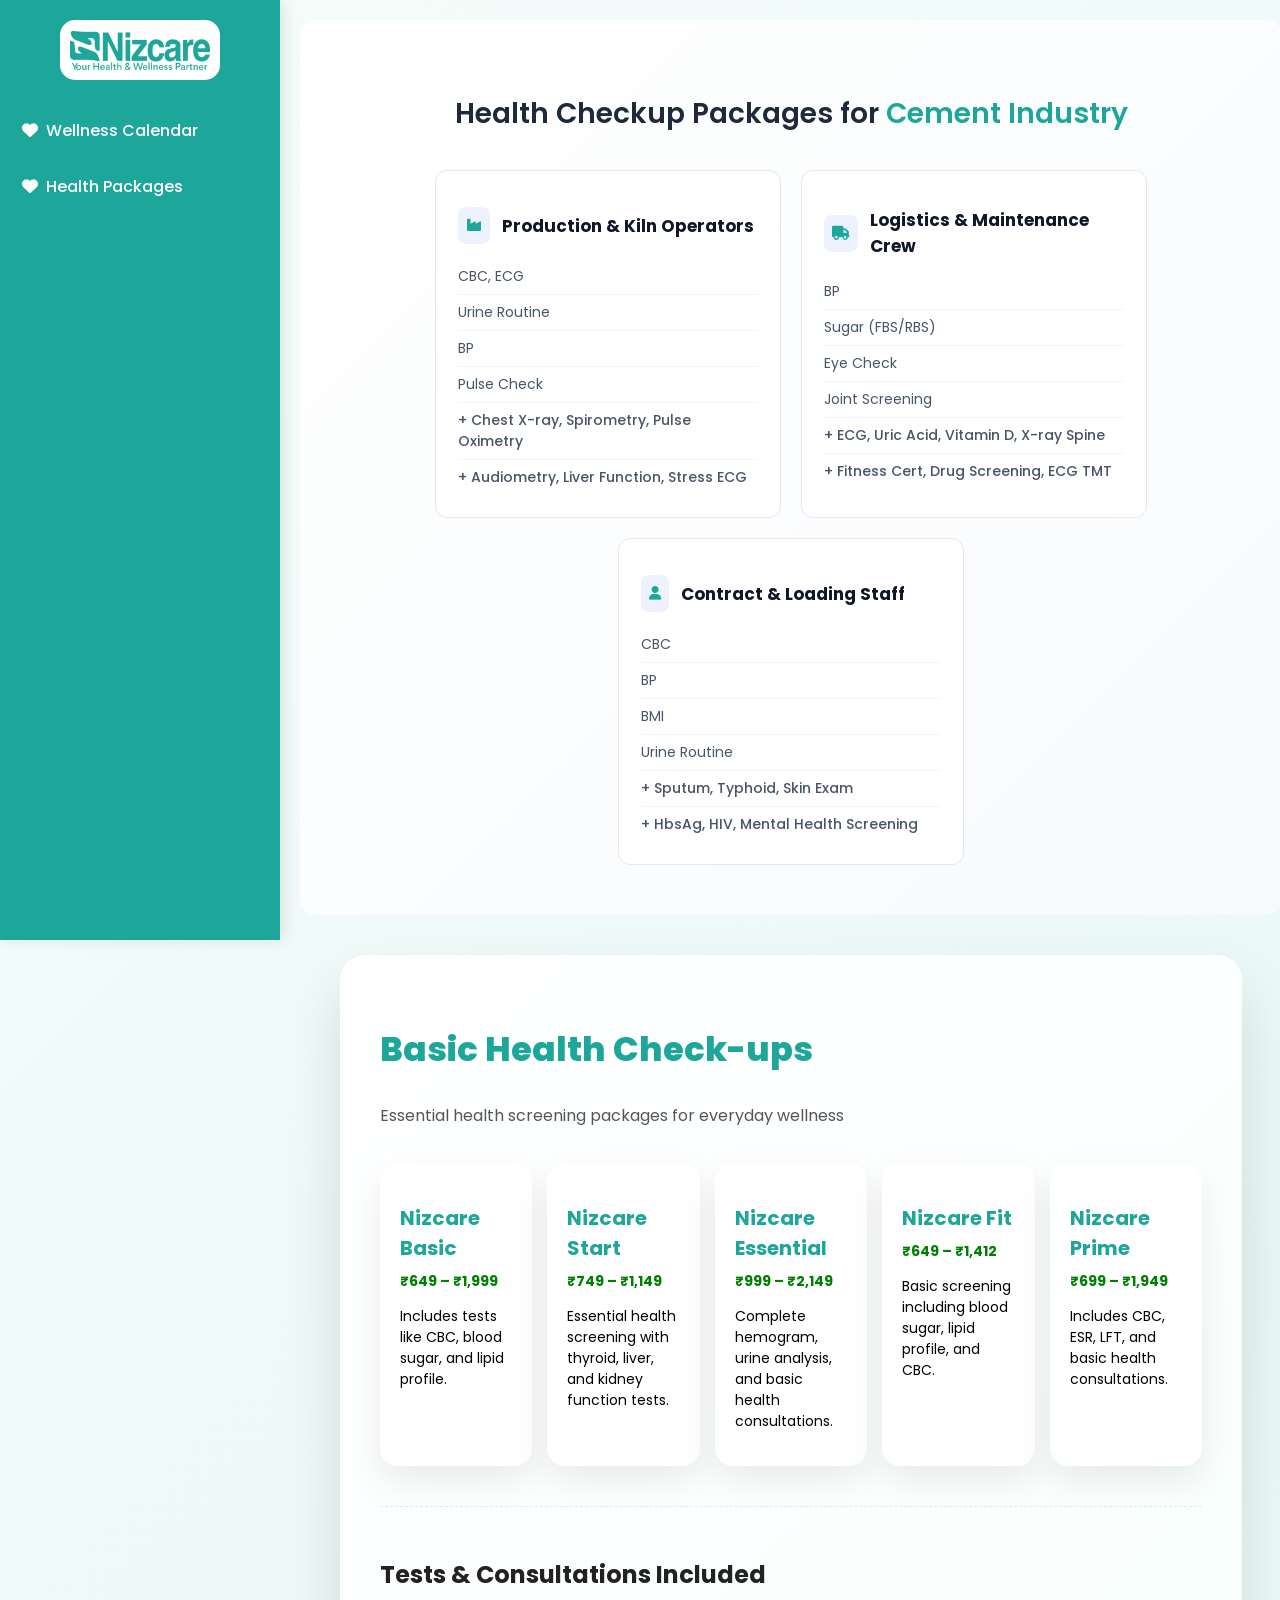
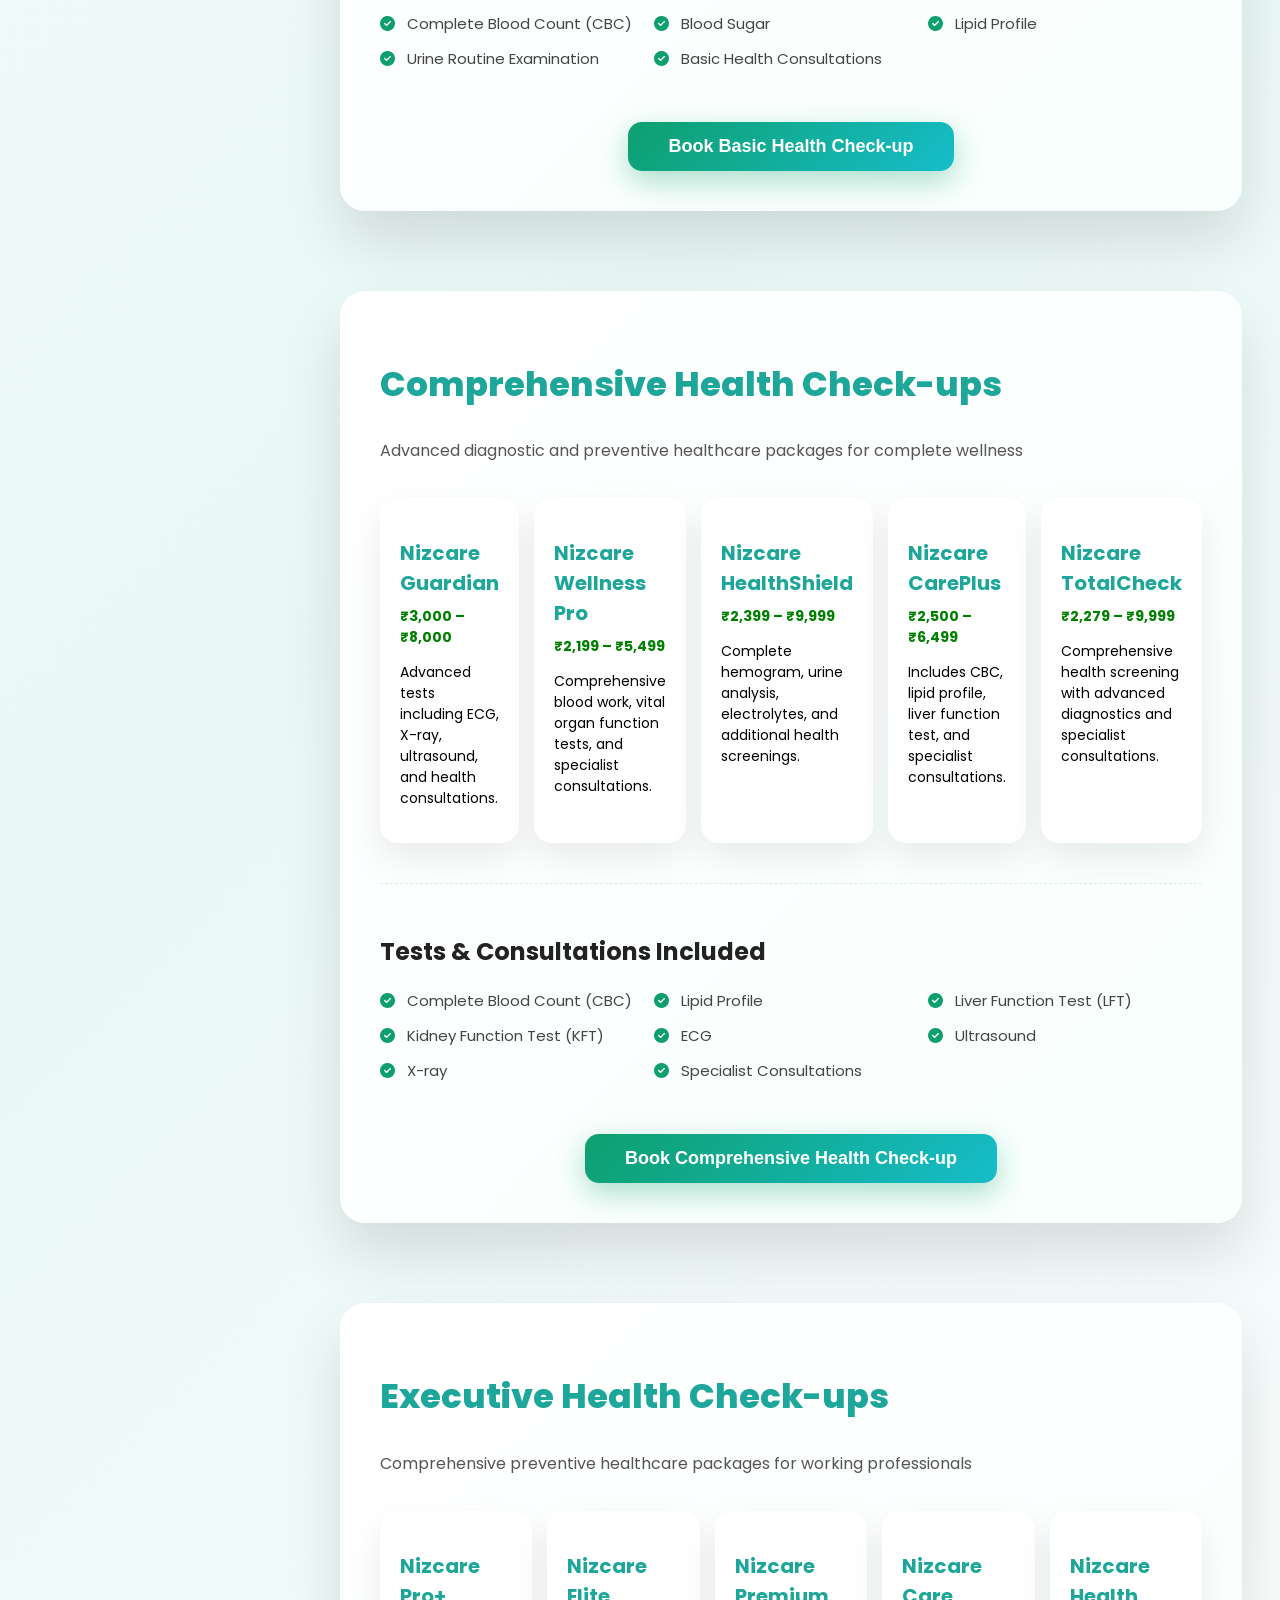
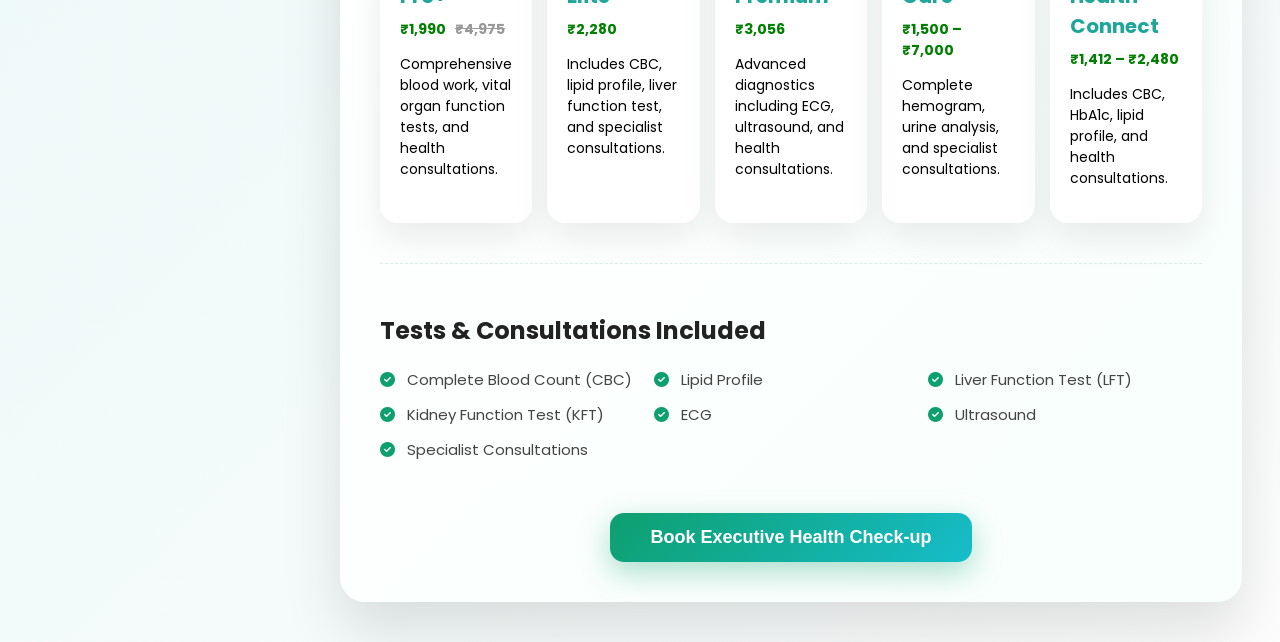
<file: package.html>
<!DOCTYPE html>
<html lang="en">

<head>
    <meta charset="UTF-8" />
    <meta name="viewport" content="width=device-width, initial-scale=1.0" />
    <title>Wellness Calendar</title>
    <link rel="preconnect" href="https://fonts.googleapis.com" />
    <link rel="preconnect" href="https://fonts.gstatic.com" crossorigin />
    <link
        href="https://fonts.googleapis.com/css2?family=Bitcount+Prop+Single:wght@100..900&family=Poppins:ital,wght@0,100;0,200;0,300;0,400;0,500;0,600;0,700;0,800;0,900;1,100;1,200;1,300;1,400;1,500;1,600;1,700;1,800;1,900&display=swap"
        rel="stylesheet" />
    <link rel="stylesheet" href="./style.css" />
    <link rel="stylesheet" href="https://cdnjs.cloudflare.com/ajax/libs/font-awesome/6.5.0/css/all.min.css" />
</head>

<body>

    <!-- Sidebar -->
    <aside class="sidebar">
        <!-- <h2><i class="fa fa-leaf"></i></h2> -->
        <img src="./assets/Logo/nizcare_logo (1).png" width="140px"
            style="background-color: #fff; padding: 10px; border-radius: 15px;" alt="logo">
        <nav>
            <a href="./index.html"><i class="fa fa-heart"></i> Wellness Calendar</a>
            <a href="./package.html"><i class="fa fa-heart"></i> Health Packages</a>
            <!-- <a href="./processflow.html"><i class="fa fa-calendar"></i> Process Flow</a>
            <a href="./webinar.html"><i class="fa fa-calendar"></i> Webinar</a> -->
        </nav>
    </aside>

    <!-- Main Content -->
    <main class="main-content" style="margin-left: 300px;">

        <section class="cement-wrapper">

            <h1>Health Checkup Packages for <span style="color: #1da69a;">Cement Industry</span></h1>

            <div class="cement-packages">
                <div class="cement-card">
                    <h2>
                        <span class="icon"><i class="fa fa-industry"></i></span>
                        Production & Kiln Operators
                    </h2>

                    <ul class="test-list">
                        <li>CBC, ECG</li>
                        <li>Urine Routine</li>
                        <li>BP</li>
                        <li>Pulse Check</li>
                        <li class="highlight">+ Chest X-ray, Spirometry, Pulse Oximetry</li>
                        <li class="premium">+ Audiometry, Liver Function, Stress ECG</li>
                    </ul>
                </div>

                <div class="cement-card">
                    <h2>
                        <span class="icon"><i class="fa fa-truck"></i></span>
                        Logistics & Maintenance Crew
                    </h2>

                    <ul class="test-list">
                        <li>BP</li>
                        <li>Sugar (FBS/RBS)</li>
                        <li>Eye Check</li>
                        <li>Joint Screening</li>
                        <li class="highlight">+ ECG, Uric Acid, Vitamin D, X-ray Spine</li>
                        <li class="premium">+ Fitness Cert, Drug Screening, ECG TMT</li>
                    </ul>
                </div>

                <div class="cement-card">
                    <h2>
                        <span class="icon"><i class="fa fa-user"></i></span>
                        Contract & Loading Staff
                    </h2>

                    <ul class="test-list">
                        <li>CBC</li>
                        <li>BP</li>
                        <li>BMI</li>
                        <li>Urine Routine</li>
                        <li class="highlight">+ Sputum, Typhoid, Skin Exam</li>
                        <li class="premium">+ HbsAg, HIV, Mental Health Screening</li>
                    </ul>
                </div>
            </div>

        </section>

        <section class="executive-card-wrapper">
            <div class="executive-card">

                <div class="executive-header">
                    <h1>Basic Health Check-ups</h1>
                    <p>Essential health screening packages for everyday wellness</p>
                </div>

                <div class="package-list">

                    <div class="package-item">
                        <h3>Nizcare Basic</h3>
                        <p class="price">₹649 – ₹1,999</p>
                        <p>Includes tests like CBC, blood sugar, and lipid profile.</p>
                    </div>

                    <div class="package-item">
                        <h3>Nizcare Start</h3>
                        <p class="price">₹749 – ₹1,149</p>
                        <p>Essential health screening with thyroid, liver, and kidney function tests.</p>
                    </div>

                    <div class="package-item">
                        <h3>Nizcare Essential</h3>
                        <p class="price">₹999 – ₹2,149</p>
                        <p>Complete hemogram, urine analysis, and basic health consultations.</p>
                    </div>

                    <div class="package-item">
                        <h3>Nizcare Fit</h3>
                        <p class="price">₹649 – ₹1,412</p>
                        <p>Basic screening including blood sugar, lipid profile, and CBC.</p>
                    </div>

                    <div class="package-item">
                        <h3>Nizcare Prime</h3>
                        <p class="price">₹699 – ₹1,949</p>
                        <p>Includes CBC, ESR, LFT, and basic health consultations.</p>
                    </div>

                </div>

                <div class="included-tests">
                    <h2>Tests & Consultations Included</h2>
                    <ul>
                        <li><i class="fa fa-check-circle"></i> Complete Blood Count (CBC)</li>
                        <li><i class="fa fa-check-circle"></i> Blood Sugar</li>
                        <li><i class="fa fa-check-circle"></i> Lipid Profile</li>
                        <li><i class="fa fa-check-circle"></i> Urine Routine Examination</li>
                        <li><i class="fa fa-check-circle"></i> Basic Health Consultations</li>
                    </ul>
                </div>

                <div class="executive-footer">
                    <button>Book Basic Health Check-up</button>
                </div>

            </div>
        </section>

        <section class="executive-card-wrapper">
            <div class="executive-card">

                <div class="executive-header">
                    <h1>Comprehensive Health Check-ups</h1>
                    <p>Advanced diagnostic and preventive healthcare packages for complete wellness</p>
                </div>

                <div class="package-list">

                    <div class="package-item">
                        <h3>Nizcare Guardian</h3>
                        <p class="price">₹3,000 – ₹8,000</p>
                        <p>Advanced tests including ECG, X-ray, ultrasound, and health consultations.</p>
                    </div>

                    <div class="package-item">
                        <h3>Nizcare Wellness Pro</h3>
                        <p class="price">₹2,199 – ₹5,499</p>
                        <p>Comprehensive blood work, vital organ function tests, and specialist consultations.</p>
                    </div>

                    <div class="package-item">
                        <h3>Nizcare HealthShield</h3>
                        <p class="price">₹2,399 – ₹9,999</p>
                        <p>Complete hemogram, urine analysis, electrolytes, and additional health screenings.</p>
                    </div>

                    <div class="package-item">
                        <h3>Nizcare CarePlus</h3>
                        <p class="price">₹2,500 – ₹6,499</p>
                        <p>Includes CBC, lipid profile, liver function test, and specialist consultations.</p>
                    </div>

                    <div class="package-item">
                        <h3>Nizcare TotalCheck</h3>
                        <p class="price">₹2,279 – ₹9,999</p>
                        <p>Comprehensive health screening with advanced diagnostics and specialist consultations.</p>
                    </div>

                </div>

                <div class="included-tests">
                    <h2>Tests & Consultations Included</h2>
                    <ul>
                        <li><i class="fa fa-check-circle"></i> Complete Blood Count (CBC)</li>
                        <li><i class="fa fa-check-circle"></i> Lipid Profile</li>
                        <li><i class="fa fa-check-circle"></i> Liver Function Test (LFT)</li>
                        <li><i class="fa fa-check-circle"></i> Kidney Function Test (KFT)</li>
                        <li><i class="fa fa-check-circle"></i> ECG</li>
                        <li><i class="fa fa-check-circle"></i> Ultrasound</li>
                        <li><i class="fa fa-check-circle"></i> X-ray</li>
                        <li><i class="fa fa-check-circle"></i> Specialist Consultations</li>
                    </ul>
                </div>

                <div class="executive-footer">
                    <button>Book Comprehensive Health Check-up</button>
                </div>

            </div>
        </section>

        <section class="executive-card-wrapper">
            <div class="executive-card">

                <div class="executive-header">
                    <h1>Executive Health Check-ups</h1>
                    <p>Comprehensive preventive healthcare packages for working professionals</p>
                </div>

                <div class="package-list">

                    <div class="package-item">
                        <h3>Nizcare Pro+</h3>
                        <p class="price">₹1,990 <span>₹4,975</span></p>
                        <p>Comprehensive blood work, vital organ function tests, and health consultations.</p>
                    </div>

                    <div class="package-item">
                        <h3>Nizcare Elite</h3>
                        <p class="price">₹2,280</p>
                        <p>Includes CBC, lipid profile, liver function test, and specialist consultations.</p>
                    </div>

                    <div class="package-item">
                        <h3>Nizcare Premium</h3>
                        <p class="price">₹3,056</p>
                        <p>Advanced diagnostics including ECG, ultrasound, and health consultations.</p>
                    </div>

                    <div class="package-item">
                        <h3>Nizcare Care</h3>
                        <p class="price">₹1,500 – ₹7,000</p>
                        <p>Complete hemogram, urine analysis, and specialist consultations.</p>
                    </div>

                    <div class="package-item">
                        <h3>Nizcare Health Connect</h3>
                        <p class="price">₹1,412 – ₹2,480</p>
                        <p>Includes CBC, HbA1c, lipid profile, and health consultations.</p>
                    </div>

                </div>

                <div class="included-tests">
                    <h2>Tests & Consultations Included</h2>
                    <ul>
                        <li><i class="fa fa-check-circle"></i> Complete Blood Count (CBC)</li>
                        <li><i class="fa fa-check-circle"></i> Lipid Profile</li>
                        <li><i class="fa fa-check-circle"></i> Liver Function Test (LFT)</li>
                        <li><i class="fa fa-check-circle"></i> Kidney Function Test (KFT)</li>
                        <li><i class="fa fa-check-circle"></i> ECG</li>
                        <li><i class="fa fa-check-circle"></i> Ultrasound</li>
                        <li><i class="fa fa-check-circle"></i> Specialist Consultations</li>
                    </ul>
                </div>

                <div class="executive-footer">
                    <button>Book Executive Health Check-up</button>
                </div>

            </div>
        </section>

    </main>
</body>

</html>
</file>
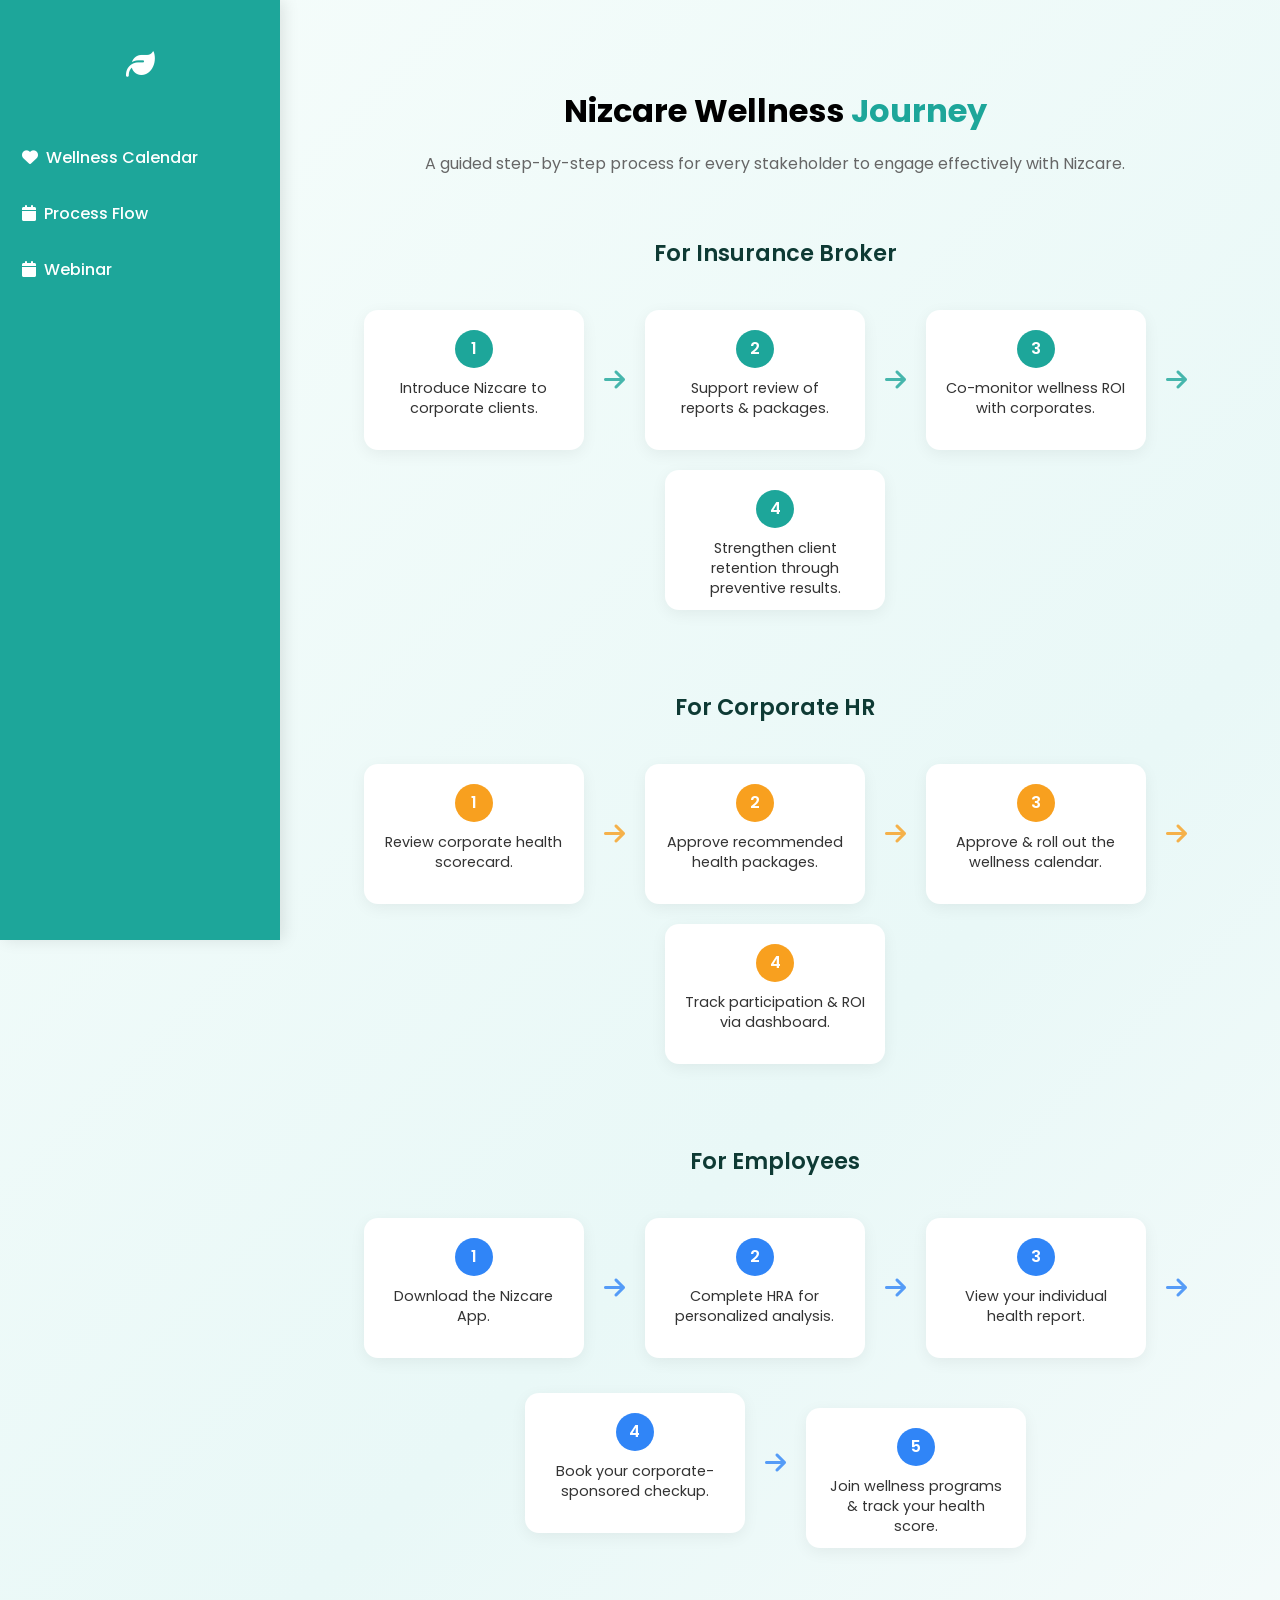
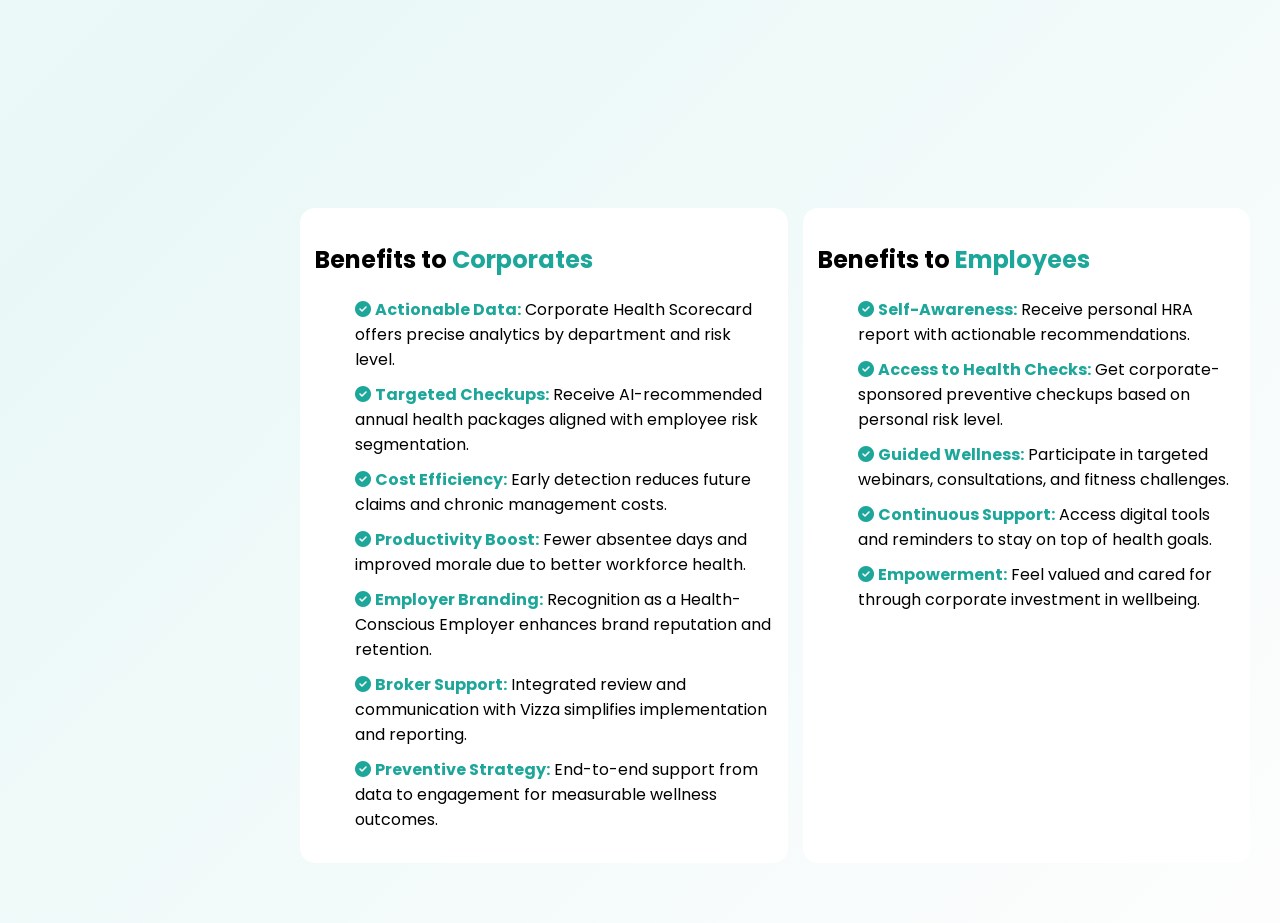
<file: processflow.html>
<!DOCTYPE html>
<html lang="en">

<head>
    <meta charset="UTF-8">
    <meta name="viewport" content="width=device-width, initial-scale=1.0">
    <title>Wellness Calendar</title>
    <link rel="preconnect" href="https://fonts.googleapis.com">
    <link rel="preconnect" href="https://fonts.gstatic.com" crossorigin>
    <link
        href="https://fonts.googleapis.com/css2?family=Bitcount+Prop+Single:wght@100..900&family=Poppins:ital,wght@0,100;0,200;0,300;0,400;0,500;0,600;0,700;0,800;0,900;1,100;1,200;1,300;1,400;1,500;1,600;1,700;1,800;1,900&display=swap"
        rel="stylesheet">
    <link rel="stylesheet" href="style.css">
    <link rel="stylesheet" href="https://cdnjs.cloudflare.com/ajax/libs/font-awesome/6.5.0/css/all.min.css">
</head>

<body>

    <!-- Sidebar -->
    <aside class="sidebar">
        <h2><i class="fa fa-leaf"></i></h2>
        <nav>
            <a href="./index.html"><i class="fa fa-heart"></i> Wellness Calendar</a>
            <a href="./processflow.html"><i class="fa fa-calendar"></i> Process Flow</a>
            <a href="./webinar.html"><i class="fa fa-calendar"></i> Webinar</a>
            <!-- <a href="#"><i class="fa fa-user"></i> Profile</a> -->
            <!-- <a href="#"><i class="fa fa-cog"></i> Settings</a> -->
        </nav>
    </aside>

    <!-- Main Content -->
    <main class="main-content">
        <!-- STEP-BY-STEP JOURNEY (WITH ARROWS) -->
        <section class="journey-wrapper">
            <h1 class="journey-heading">Nizcare Wellness <span style="color: #1da69a;">Journey</span></h1>
            <p class="journey-sub">A guided step-by-step process for every stakeholder to engage effectively with
                Nizcare.</p>

            <!-- ========== FOR INSURANCE BROKER ========== -->
            <div class="journey-block broker">
                <h2>
                    <!-- <i class="fa fa-handshake"></i> -->
                    For Insurance Broker
                </h2>
                <div class="journey-steps">
                    <div class="journey-step">
                        <span class="step-num">1</span>
                        <p>Introduce Nizcare to corporate clients.</p>
                    </div>
                    <div class="journey-arrow"><i class="fa fa-arrow-right"></i></div>

                    <div class="journey-step">
                        <span class="step-num">2</span>
                        <p>Support review of reports & packages.</p>
                    </div>
                    <div class="journey-arrow"><i class="fa fa-arrow-right"></i></div>

                    <div class="journey-step">
                        <span class="step-num">3</span>
                        <p>Co-monitor wellness ROI with corporates.</p>
                    </div>
                    <div class="journey-arrow"><i class="fa fa-arrow-right"></i></div>

                    <div class="journey-step">
                        <span class="step-num">4</span>
                        <p>Strengthen client retention through preventive results.</p>
                    </div>
                </div>
            </div>

            <!-- ========== FOR CORPORATE HR ========== -->
            <div class="journey-block hr">
                <h2>
                    <!-- <i class="fa fa-briefcase"></i>  -->
                    For Corporate HR
                </h2>
                <div class="journey-steps">
                    <div class="journey-step">
                        <span class="step-num">1</span>
                        <p>Review corporate health scorecard.</p>
                    </div>
                    <div class="journey-arrow"><i class="fa fa-arrow-right"></i></div>

                    <div class="journey-step">
                        <span class="step-num">2</span>
                        <p>Approve recommended health packages.</p>
                    </div>
                    <div class="journey-arrow"><i class="fa fa-arrow-right"></i></div>

                    <div class="journey-step">
                        <span class="step-num">3</span>
                        <p>Approve & roll out the wellness calendar.</p>
                    </div>
                    <div class="journey-arrow"><i class="fa fa-arrow-right"></i></div>

                    <div class="journey-step">
                        <span class="step-num">4</span>
                        <p>Track participation & ROI via dashboard.</p>
                    </div>
                </div>
            </div>

            <!-- ========== FOR EMPLOYEES ========== -->
            <div class="journey-block employee">
                <h2>
                    <!-- <i class="fa fa-user-circle"></i>  -->
                    For Employees
                </h2>
                <div class="journey-steps employee-steps">
                    <div class="journey-step">
                        <span class="step-num">1</span>
                        <p>Download the Nizcare App.</p>
                    </div>
                    <div class="journey-arrow"><i class="fa fa-arrow-right"></i></div>

                    <div class="journey-step">
                        <span class="step-num">2</span>
                        <p>Complete HRA for personalized analysis.</p>
                    </div>
                    <div class="journey-arrow"><i class="fa fa-arrow-right"></i></div>

                    <div class="journey-step">
                        <span class="step-num">3</span>
                        <p>View your individual health report.</p>
                    </div>
                    <div class="journey-arrow"><i class="fa fa-arrow-right"></i></div>

                    <div class="journey-step">
                        <span class="step-num">4</span>
                        <p>Book your corporate-sponsored checkup.</p>
                    </div>
                    <div class="journey-arrow"><i class="fa fa-arrow-right"></i></div>

                    <div class="journey-step">
                        <span class="step-num">5</span>
                        <p>Join wellness programs & track your health score.</p>
                    </div>
                </div>
            </div>
        </section>
        
        <section class="benefits-section">
            <!-- LEFT: Corporates -->
            <div class="benefit-card corporate">
                <h2>Benefits to <span style="color: #1da69a;">Corporates</span></h2>
                <ul>
                    <li><i class="fa fa-check-circle"></i> <strong>Actionable Data:</strong> Corporate Health Scorecard offers precise analytics by
                        department and risk level.</li>
                    <li><i class="fa fa-check-circle"></i> <strong>Targeted Checkups:</strong> Receive AI-recommended annual health packages aligned with
                        employee risk segmentation.</li> 
                    <li><i class="fa fa-check-circle"></i> <strong>Cost Efficiency:</strong> Early detection reduces future claims and chronic management
                        costs.</li> 
                    <li><i class="fa fa-check-circle"></i> <strong>Productivity Boost:</strong> Fewer absentee days and improved morale due to better
                        workforce health.</li> 
                    <li><i class="fa fa-check-circle"></i> <strong>Employer Branding:</strong> Recognition as a Health-Conscious Employer enhances brand
                        reputation and retention.</li> 
                    <li><i class="fa fa-check-circle"></i> <strong>Broker Support:</strong> Integrated review and communication with Vizza simplifies
                        implementation and reporting.</li> 
                    <li><i class="fa fa-check-circle"></i> <strong>Preventive Strategy:</strong> End-to-end support from data to engagement for measurable
                        wellness outcomes.</li>
                </ul>
            </div>

            <!-- RIGHT: Employees -->
            <div class="benefit-card employee">
                <h2>Benefits to <span style="color: #1da69a;">Employees</span></h2>
                <ul>
                    <li><i class="fa fa-check-circle"></i> <strong>Self-Awareness:</strong> Receive personal HRA report with actionable recommendations.
                    </li>
                    <li><i class="fa fa-check-circle"></i> <strong>Access to Health Checks:</strong> Get corporate-sponsored preventive checkups based on
                        personal risk level.</li>
                    <li><i class="fa fa-check-circle"></i> <strong>Guided Wellness:</strong> Participate in targeted webinars, consultations, and fitness
                        challenges.</li>
                    <li><i class="fa fa-check-circle"></i> <strong>Continuous Support:</strong> Access digital tools and reminders to stay on top of health
                        goals.</li>
                    <li><i class="fa fa-check-circle"></i> <strong>Empowerment:</strong> Feel valued and cared for through corporate investment in
                        wellbeing.</li>
                </ul>
            </div>
        </section>

    </main>

</body>

</html>
</file>
<file: style.css>
body {
    margin: 0;
    display: flex;
    font-family: "Poppins", sans-serif;
    background: linear-gradient(135deg, #f6fdfb, #e9f8f7, #fdfdfd);

}

/* --- Sidebar --- */
.sidebar {
    width: 260px;
    background: #1da69a;
    color: #fff;
    height: 100vh;
    position: fixed;
    left: 0;
    top: 0;
    padding: 20px 10px;
    display: flex;
    flex-direction: column;
    align-items: center;
    gap: 30px;
    box-shadow: 4px 0 15px rgba(0, 0, 0, 0.1);
    z-index: 100;
}

.sidebar h2 {
    font-size: 1.8rem;
    margin-bottom: 20px;
    color: #fff;
}

.sidebar nav {
    display: flex;
    flex-direction: column;
    gap: 15px;
    width: 100%;
}

.sidebar nav a {
    display: flex;
    align-items: center;
    gap: 8px;
    text-decoration: none;
    color: #fff;
    font-weight: 500;
    padding: 8px 12px;
    border-radius: 8px;
    transition: background 0.3s ease;
}

.sidebar nav a:hover {
    background: rgba(255, 255, 255, 0.2);
}

/*  */

.logo-wrapper {
    display: flex;
    justify-content: center;
    align-items: center;
    gap: 40px;
    margin-top: 15px;
    margin-bottom: 20px;
    flex-wrap: wrap;
}

.logo {
    width: 140px;
    max-width: 40vw;
    border-radius: 15px;
    background-color: #fff;
}

.divider {
    font-size: 2rem;
    font-weight: bold;
}

/* Mobile view */
@media (max-width: 600px) {
    .logo-wrapper {
        flex-direction: column;
        gap: 16px;
        margin-top: 15px;
    }

    .divider {
        font-size: 1.5rem;
    }

    .logo {
        width: 120px;
    }
}

/* --- Main Content --- */
.main-content {
    margin-left: 270px;
    /* shifts calendar to the right */
    width: calc(100% - 160px);
}

/* Existing Styles */
.wellness-calendar {
    /* background: linear-gradient(135deg, #f6fdfb, #e9f8f7, #fdfdfd); */
    padding: 20px 20px;
    color: #333;
}

.calendar-header {
    text-align: center;
    /* margin-bottom: 60px; */
}

.well-card {
    margin-bottom: 1rem;
}

.calendar-month {
    display: flex;
    justify-content: center;
    align-items: center;
    gap: 30px;
    /* padding: 0 1rem; */
}

.calendar-month h1 {
    font-size: 3rem;
    font-weight: 700;
    /* margin-bottom: 10px; */
    color: #1da69a;
}

.all-btn {
    display: flex;
    justify-content: center;
}

.main-btn {
    background: #1da69a;
    color: #fff;
    border: none;
    padding: 10px 20px;
    width: 100px;
    border-radius: 10px;
    font-size: 1rem;
    font-weight: 600;
    cursor: pointer;
    transition: background 0.3s ease;
    margin: 0 5px;
    margin-top: 10px;
}

.main-btn:hover {
    background: #ffaf39;
}

/* --- Mobile layout --- */
@media (max-width: 767px) {
    body {
        flex-direction: column;
    }

    .sidebar {
        display: none;
    }

    .main-content {
        margin-left: 0;
        width: 100%;
    }

    .calendar-month {
        flex-direction: column;
        text-align: center;
    }

    .calendar-month h1 {
        margin-bottom: 0.5rem;
    }
}

.select-corporate {
    /* background-color: #fff; */
    /* border-radius: 20px; */
    padding: 20px;
    margin-top: 20px;
    display: flex;
    justify-content: space-around;
    gap: 20px;
}

@media (max-width: 767px) {
    .select-corporate {
        display: flex;
        flex-direction: column;
    }
}

.select-corporate div {
    background-color: #fff;
    padding: 15px;
    border-radius: 15px;
}

.select-corporate img {
    /* text-align: center; */
    width: 140px;
}

.select-corporate h4 {
    text-align: center;
}

.select-btn {
    background-color: #1da69a;
    color: #fff;
    border: none;
    padding: 10px 18px;
    border-radius: 10px;
    font-weight: 500;
    transition: all 0.3s ease;
    cursor: pointer;
}

.select-btn:hover {
    background-color: #158c80;
    box-shadow: 0 0 12px rgba(29, 166, 154, 0.4);
    transform: translateY(-3px);
}

.view-btn {
    background-color: #f8a01f;
    color: #fff;
    border: none;
    padding: 10px 18px;
    border-radius: 10px;
    font-weight: 500;
    transition: all 0.3s ease;
    cursor: pointer;
}

.view-btn:hover {
    background-color: #e18f16;
    box-shadow: 0 0 12px rgba(248, 160, 31, 0.4);
    transform: translateY(-3px);
}

/* Your existing calendar styles stay same */
.calendar-header h1 {
    font-size: 2rem;
    font-weight: 700;
    /* color: #1da69a; */
}

.calendar-header h1 i {
    margin-right: 10px;
    color: #ff6b6b;
}

.calendar-header p {
    font-size: 1.15rem;
    opacity: 0.85;
    max-width: 700px;
    margin: 10px auto 0;
}

.calendar-grid {
    display: grid;
    grid-template-columns: repeat(auto-fill, minmax(330px, 1fr));
    gap: 35px;
    max-width: 1200px;
    margin: auto;

    align-items: stretch; /* makes grid items same height */
}

.calendar-card {
    position: relative;
    background: rgba(255, 255, 255, 0.6);
    backdrop-filter: blur(12px);
    border-radius: 20px;
    overflow: hidden;
    box-shadow: 0 12px 35px rgba(0, 0, 0, 0.1);
    transition: transform 0.35s ease, box-shadow 0.35s ease;

    display: flex;
    flex-direction: column;

    height: 100%; /* important */
}

.calendar-card:hover {
    transform: translateY(-10px) scale(1.02);
    box-shadow: 0 18px 40px rgba(0, 0, 0, 0.15);
}

.calendar-card.hide {
    display: none !important;
}

.calendar-date {
    position: absolute;
    top: 20px;
    left: 20px;
    background: linear-gradient(135deg, #1da69a, #33c9ba);
    color: #fff;
    padding: 12px 16px;
    border-radius: 14px;
    text-align: center;
    box-shadow: 0 6px 15px rgba(0, 0, 0, 0.2);
    z-index: 2;
    transition: all 0.3s ease;
}

.tag-paid {
    position: absolute;
    top: 20px;
    right: 20px;
    background: #ffaf39;
    color: #fff;
    padding: 3px 8px;
    border-radius: 14px;
    text-align: center;
    box-shadow: 0 6px 15px rgba(0, 0, 0, 0.2);
    z-index: 2;
    transition: all 0.3s ease;
}

.tag-special {
    position: absolute;
    top: 170px;
    right: 15px;
    background: #1da69a;
    color: #fff;
    padding: 4px 10px;
    border-radius: 14px;
    font-size: 12px;
    text-align: center;
    box-shadow: 0 6px 15px rgba(0,0,0,0.2);
    z-index: 2;
    transition: all 0.3s ease;
}

.tag-complementary {
    position: absolute;
    top: 20px;
    right: 20px;
    background: #1da69a;
    color: #fff;
    padding: 3px 8px;
    border-radius: 14px;
    text-align: center;
    box-shadow: 0 6px 15px rgba(0, 0, 0, 0.2);
    z-index: 2;
    transition: all 0.3s ease;
}

.calendar-card:hover .calendar-date {
    box-shadow: 0 0 20px rgba(29, 166, 154, 0.7);
    transform: scale(1.05);
}

.calendar-date .day {
    font-size: 1.6rem;
    font-weight: 700;
    display: block;
}

.calendar-date .month {
    font-size: 1rem;
    text-transform: uppercase;
}

.calendar-date .year {
    font-size: 1rem;
    opacity: 0.9;
    margin-left: 5px;
}

.calendar-card img {
    width: 100%;
    height: 210px;
    object-fit: cover;
    transition: transform 0.35s ease;
    z-index: 1;
}

.calendar-card:hover img {
    transform: scale(1.08);
}

.calendar-content {
    padding: 25px;
    flex-grow: 1;
}

.calendar-content h2 {
    font-size: 1rem;
    margin-bottom: 0px;
    color: #1da69a;
}

.pricing {
    display: flex;
    justify-content: space-around;
    align-items: center;
}

.price {
    display: block;
}

/* .calendar-content p {
    font-size: 1rem;
    opacity: 0.85;
    line-height: 1.5;
} */


/* ===== STEP-BY-STEP JOURNEY (ARROW FLOW) ===== */
.journey-wrapper {
    /* background: #ffffff; */
    padding: 60px 30px;
    border-radius: 20px;
    /* box-shadow: 0 8px 30px rgba(0, 0, 0, 0.05); */
    margin-bottom: 60px;
    text-align: center;
}

.journey-heading {
    font-size: 2rem;
    /* color: #1da69a; */
    font-weight: 700;
    margin-bottom: 8px;
}

.journey-sub {
    color: #666;
    font-size: 1rem;
    margin-bottom: 60px;
}

/* Stakeholder Block */
.journey-block {
    margin-bottom: 80px;
}

.journey-block h2 {
    font-size: 1.4rem;
    font-weight: 600;
    margin-bottom: 40px;
    color: #0e3a34;
}

.journey-block h2 i {
    color: #1da69a;
    margin-right: 8px;
}

/* Steps Layout */
.journey-steps {
    display: flex;
    flex-wrap: wrap;
    align-items: center;
    justify-content: center;
    gap: 20px;
    position: relative;
}

.journey-step {
    background: #fff;
    border-radius: 14px;
    box-shadow: 0 4px 16px rgba(0, 0, 0, 0.06);
    padding: 20px;
    height: 100px;
    width: 180px;
    transition: transform 0.3s ease, box-shadow 0.3s ease;
}

.journey-step:hover {
    transform: translateY(-5px);
    box-shadow: 0 10px 25px rgba(29, 166, 154, 0.15);
}

.step-num {
    background: #1da69a;
    color: #fff;
    font-weight: 600;
    border-radius: 50%;
    display: inline-block;
    width: 38px;
    height: 38px;
    line-height: 38px;
    margin-bottom: 10px;
    font-size: 1rem;
}

.journey-step p {
    font-size: 0.9rem;
    color: #333;
    margin: 0;
    line-height: 1.4;
}

/* Arrows */
.journey-arrow {
    color: #1da69a;
    font-size: 1.5rem;
    opacity: 0.8;
    transition: transform 0.3s ease;
}

.journey-arrow i {
    transition: transform 0.3s ease;
}

.journey-arrow:hover i {
    transform: translateX(4px);
}

/* Thematic Colors */
.journey-block.broker .step-num {
    background: #1da69a;
}

.journey-block.hr .step-num {
    background: #f8a01f;
}

.journey-block.employee .step-num {
    background: #3085f7;
}

.journey-block.hr h2 i {
    color: #f8a01f;
}

.journey-block.employee h2 i {
    color: #3085f7;
}

.journey-block.hr .journey-arrow {
    color: #f8a01f;
}

.journey-block.employee .journey-arrow {
    color: #3085f7;
}

/* Employee Wrap Fix */
.employee-steps {
    max-width: 900px;
    margin: 0 auto;
}

.employee-steps .journey-step:nth-child(9) {
    margin-top: 30px;
}

.hide-on-wrap {
    display: none;
}

/* Responsive */
@media (max-width: 900px) {
    .journey-steps {
        flex-direction: column;
    }

    .journey-arrow i {
        transform: rotate(90deg);
    }

    .journey-arrow:hover i {
        transform: translateY(4px) rotate(90deg);
    }

    .hide-on-wrap {
        display: block;
    }
}

/* Benefits */

.benefits-section {
    display: flex;
    justify-content: center;
    gap: 15px;
    padding: 60px 30px;
}

.benefit-card {
    background-color: #fff;
    padding: 15px;
    border-radius: 15px;
    transition: transform 0.3s ease, box-shadow 0.3s ease;
}

.benefit-card:hover {
    transform: translateY(-5px);
    box-shadow: 0 10px 25px rgba(29, 166, 154, 0.15);
}

.benefit-card ul {
    list-style: none;
}

.benefit-card li {
    margin-bottom: 10px;
}

.benefit-card li i {
    color: #1da69a;
}

.benefit-card strong {
    color: #1da69a;
}

@media (max-width: 768px) {
    .benefits-section {
        display: flex;
        flex-direction: column;
    }
}


/* ---------- Modal-only styles (won't affect existing cards/sidebar) ---------- */
.wc-modal-backdrop {
    position: fixed;
    inset: 0;
    background: rgba(0, 0, 0, 0.45);
    display: none;
    align-items: center;
    justify-content: center;
    z-index: 2000;
}

.wc-modal {
    width: 920px;
    max-width: 96%;
    background: #fff;
    border-radius: 10px;
    padding: 18px;
    box-shadow: 0 12px 40px rgba(2, 6, 23, 0.35);
    max-height: 86vh;
    overflow: auto;
    font-family: inherit;
}

.wc-modal .header {
    display: flex;
    justify-content: space-between;
    align-items: center;
    gap: 12px
}

.wc-modal h3 {
    margin: 0;
    font-size: 18px
}

.wc-modal .muted {
    color: #6b7280;
    font-size: 13px
}

.wc-controls {
    display: flex;
    gap: 8px;
    align-items: center
}

.wc-btn {
    padding: 8px 12px;
    border-radius: 8px;
    border: 0;
    cursor: pointer;
    font-size: 14px
}

.wc-btn.secondary {
    background: #eef6f4
}

.wc-btn.primary {
    background: #1da69a;
    color: white
}

.wc-table {
    width: 100%;
    border-collapse: collapse;
    margin-top: 12px;
    font-size: 14px
}

.wc-table th,
.wc-table td {
    padding: 8px;
    border-bottom: 1px solid #eef2f2;
    text-align: left;
    vertical-align: middle
}

.wc-table th {
    background: #fbfdfc;
    position: sticky;
    top: 0;
    z-index: 2
}

.wc-checkbox-col {
    width: 48px;
    text-align: center
}

.wc-small {
    font-size: 13px;
    color: #6b7280
}

.wc-no-items {
    padding: 12px;
    color: #6b7280;
    text-align: center
}

/* selections area that will appear below corporate tiles (only styling for the inserted block) */
.wc-selections-container {
    margin-top: 16px
}

.wc-selection-card {
    background: #fff;
    border-radius: 10px;
    padding: 10px;
    border: 1px solid #eef6f4;
    margin-bottom: 10px;
    box-shadow: 0 1px 6px rgba(0, 0, 0, 0.04)
}

.wc-selection-card h4 {
    margin: 0 0 6px 0;
    font-size: 15px
}

.wc-selection-row {
    display: flex;
    justify-content: space-between;
    align-items: center;
    padding: 6px 0;
    border-top: 1px dashed #f1f7f6
}

.wc-selection-row:first-of-type {
    border-top: 0;
    padding-top: 0
}

.wc-remove {
    background: transparent;
    border: 0;
    color: #c23b3b;
    cursor: pointer;
    font-size: 14px
}

@media (max-width:520px) {
    .wc-modal {
        padding: 12px;
    }

    .wc-table th,
    .wc-table td {
        font-size: 13px;
        padding: 6px
    }
}


/* Broker selector + note */
.broker-select-wrap {
    display: flex;
    align-items: center;
    justify-content: center;
    gap: 12px;
    margin: 16px 0;
}

.broker-select-wrap label {
    font-size: 14px;
    font-weight: 600;
}

.broker-select-wrap select {
    padding: 6px 8px;
    border-radius: 6px;
    border: 1px solid #ccc;
}

.broker-note {
    font-size: 13px;
    color: #555;
    margin-bottom: 6px;
}

.select-corporate>div {
    display: inline-block;
    vertical-align: top;
    width: 160px;
    margin-right: 12px;
    padding: 10px;
    border-radius: 8px;
    border: 1px solid #e6e6e6;
    text-align: center;
}

.select-corporate img {
    max-width: 100%;
    height: 48px;
    object-fit: contain;
    margin-bottom: 8px;
}

.wc-active-corp {
    box-shadow: 0 0 0 3px rgba(29, 166, 154, 0.12);
    border-color: #1da69a;
}

.hide {
    display: none !important;
}

.wc-modal-backdrop {
    position: fixed;
    inset: 0;
    background: rgba(0, 0, 0, 0.35);
    display: none;
    align-items: center;
    justify-content: center;
    z-index: 9999;
}

.wc-modal {
    background: white;
    width: 90%;
    max-width: 900px;
    border-radius: 8px;
    padding: 16px;
    box-shadow: 0 10px 30px rgba(0, 0, 0, 0.2);
}

.wc-table {
    width: 100%;
    border-collapse: collapse;
    margin-top: 12px;
}

.wc-table th,
.wc-table td {
    padding: 8px 10px;
    border: 1px solid #eee;
    text-align: left;
}

.wc-btn {
    padding: 8px 12px;
    border-radius: 6px;
    cursor: pointer;
}

.wc-btn.primary {
    background: #1da69a;
    color: #fff;
    border: none;
}

.wc-btn.secondary {
    background: #f0f0f0;
    border: none;
}

.wc-checkbox-col {
    width: 44px;
    text-align: center;
}

.wc-no-items {
    text-align: center;
    padding: 16px;
    color: #666;
}

/* small responsive tweaks */
@media (max-width: 640px) {
    .select-corporate>div {
        width: 48%;
        margin-bottom: 10px;
    }

    .broker-select-wrap {
        flex-direction: column;
        gap: 6px;
    }
}

footer {
    background-color: #1da69a;
    color: white;
    text-align: center;
    padding: 15px 10px;
    margin-top: 30px;
    /* border-radius: 0 0 10px 10px; */
}

footer {
    display: flex;
    justify-content: space-between;
    gap: 10px;
    margin-left: 5px;
}

@media (max-width: 748px) {
    footer {
        flex-direction: column;
        text-align: center;
        margin-left: 0px;
    }
}


/* Health packages */
.executive-card-wrapper {
    padding: 40px;
    font-family: 'Poppins', sans-serif;
}

.executive-card {
    background: linear-gradient(135deg, #ffffff, #f8fffd);
    border-radius: 25px;
    padding: 40px;
    box-shadow: 0 30px 60px rgba(0,0,0,0.12);
    max-width: 1100px;
}

.executive-header h1 {
    font-size: 34px;
    font-weight: 800;
    color: #1da69a;
}

.executive-header p {
    color: #555;
    margin-top: 8px;
    font-size: 16px;
}

.package-list {
    display: grid;
    grid-template-columns: repeat(5, 1fr); /* FORCE 5 cards in one row */
    gap: 15px;
    margin-top: 35px;
}

.package-item {
    background: #ffffff;
    border-radius: 18px;
    padding: 20px;
    box-shadow: 0 15px 35px rgba(0,0,0,0.08);
    transition: transform 0.3s ease;
}

.package-item:hover {
    transform: translateY(-6px);
}

.package-item h3 {
    font-size: 20px;
    color: #1da69a;
    margin-bottom: 8px;
}

.price span {
    font-size: 14px;
    color: #999;
    text-decoration: line-through;
    margin-left: 6px;
}

.price {
    font-size: 22px;
    font-weight: 700;
    color: green;
}

.package-item p {
    font-size: 14px;
    /* color: #555; */
    margin-top: 8px;
}

/* ==============================
   Sector Health Section
============================== */

.sector-health-section {
    padding: 80px 60px;
    font-family: 'Poppins', sans-serif;
    background: #f4f6f8;
}

/* ===========cement============= */
.cement-wrapper {
    margin-top: 20px;
    border-radius: 15px;
    background: linear-gradient(135deg, #ffffff, #f7fafc);
    padding: 50px 20px;
    text-align: center;
}

.cement-wrapper h1 {
    font-size: 28px;
    color: #1e293b;
    margin-bottom: 35px;
    font-weight: 600;
}

/* Layout */
.cement-packages {
    display: flex;
    flex-wrap: wrap;
    gap: 20px;
    justify-content: center;
}

/* Card */
.cement-card {
    width: 300px;
    background: #ffffff;
    border-radius: 12px;
    padding: 22px;
    border: 1px solid #e5e7eb;
    transition: all 0.25s ease;
    text-align: left;
}

.cement-card:hover {
    border-color: #cbd5f5;
    box-shadow: 0 8px 20px rgba(0,0,0,0.06);
}

/* Heading */
.cement-card h2 {
    font-size: 17px;
    display: flex;
    align-items: center;
    gap: 12px;
    margin-bottom: 15px;
    color: #0f172a;
}

/* Icon */
.icon {
    background: #eef2ff;
    color: #1da69a;
    padding: 8px;
    border-radius: 8px;
    font-size: 14px;
}

/* List */
.test-list {
    list-style: none;
    padding: 0;
    margin: 0;
}

.test-list li {
    padding: 7px 0;
    font-size: 14px;
    color: #475569;
    display: flex;
    align-items: center;
}

/* Soft separators */
.test-list li:not(:last-child) {
    border-bottom: 1px solid #f1f5f9;
}

/* Highlight tiers */
.highlight {
    color: #0284c7;
    font-weight: 500;
}

.premium {
    color: #16a34a;
    font-weight: 500;
}
/* Header */

.section-header {
    text-align: center;
    margin-bottom: 60px;
}

.section-header h1 {
    font-size: 38px;
    font-weight: 800;
    color: #1f2937;
}

.section-header p {
    font-size: 18px;
    color: #6b7280;
    margin-top: 10px;
}

/* Role Block */

.role-block {
    background: #ffffff;
    border-radius: 20px;
    padding: 40px;
    margin-bottom: 40px;
    box-shadow: 0 25px 50px rgba(0,0,0,0.08);
}

.role-title h2 {
    font-size: 24px;
    font-weight: 700;
    margin-bottom: 30px;
    color: #111827;
}

/* Tiers */

.tier-container {
    display: grid;
    grid-template-columns: 1fr 1fr;
    gap: 30px;
}

.tier {
    background: #f9fafb;
    border-radius: 16px;
    padding: 25px;
    border: 1px solid #e5e7eb;
}

.tier.plus {
    background: linear-gradient(135deg, #e6f4f1, #f0faf8);
    border: 1px solid #cde9e4;
}

.tier h3 {
    font-size: 18px;
    font-weight: 600;
    margin-bottom: 15px;
}

.tier ul {
    list-style: none;
    padding: 0;
}

.tier li {
    margin-bottom: 10px;
    font-size: 14px;
    color: #374151;
}

/* Responsive */

@media (max-width: 992px) {
    .tier-container {
        grid-template-columns: 1fr;
    }

    .sector-health-section {
        padding: 60px 25px;
    }

    .section-header h1 {
        font-size: 28px;
    }
}

.included-tests {
    margin-top: 40px;
    padding-top: 30px;
    border-top: 1px dashed #d9efe7;
}

.included-tests h2 {
    font-size: 24px;
    margin-bottom: 20px;
    color: #222;
}

.included-tests ul {
    display: grid;
    grid-template-columns: repeat(auto-fit, minmax(220px, 1fr));
    list-style: none;
    padding: 0;
}

.included-tests li {
    font-size: 15px;
    margin-bottom: 12px;
    color: #444;
}

.included-tests li i {
    color: #0e9f6e;
    margin-right: 8px;
}

.executive-footer {
    margin-top: 40px;
    text-align: center;
}

.executive-footer button {
    padding: 14px 40px;
    font-size: 18px;
    font-weight: 600;
    color: #fff;
    background: linear-gradient(135deg, #0e9f6e, #16bdca);
    border: none;
    border-radius: 14px;
    cursor: pointer;
    box-shadow: 0 10px 30px rgba(14,159,110,0.35);
}

.executive-footer button:hover {
    opacity: 0.92;
}


/* ================== */
.wellness-modal {
    display: none;
    position: fixed;
    z-index: 9999;
    left: 0;
    top: 0;
    width: 100%;
    height: 100%;
    background: rgba(0,0,0,0.6);
}

.wellness-modal-content {
    background: #fff;
    width: 420px;
    margin: 8% auto;
    padding: 25px;
    border-radius: 8px;
    position: relative;
}

.wellness-close {
    position: absolute;
    right: 15px;
    top: 10px;
    font-size: 22px;
    cursor: pointer;
}

#modalTopics label {
    display: block;
    margin-bottom: 8px;
    cursor: pointer;
}

#submitSelection {
    margin-top: 15px;
    padding: 8px 15px;
    cursor: pointer;
}
</file>
